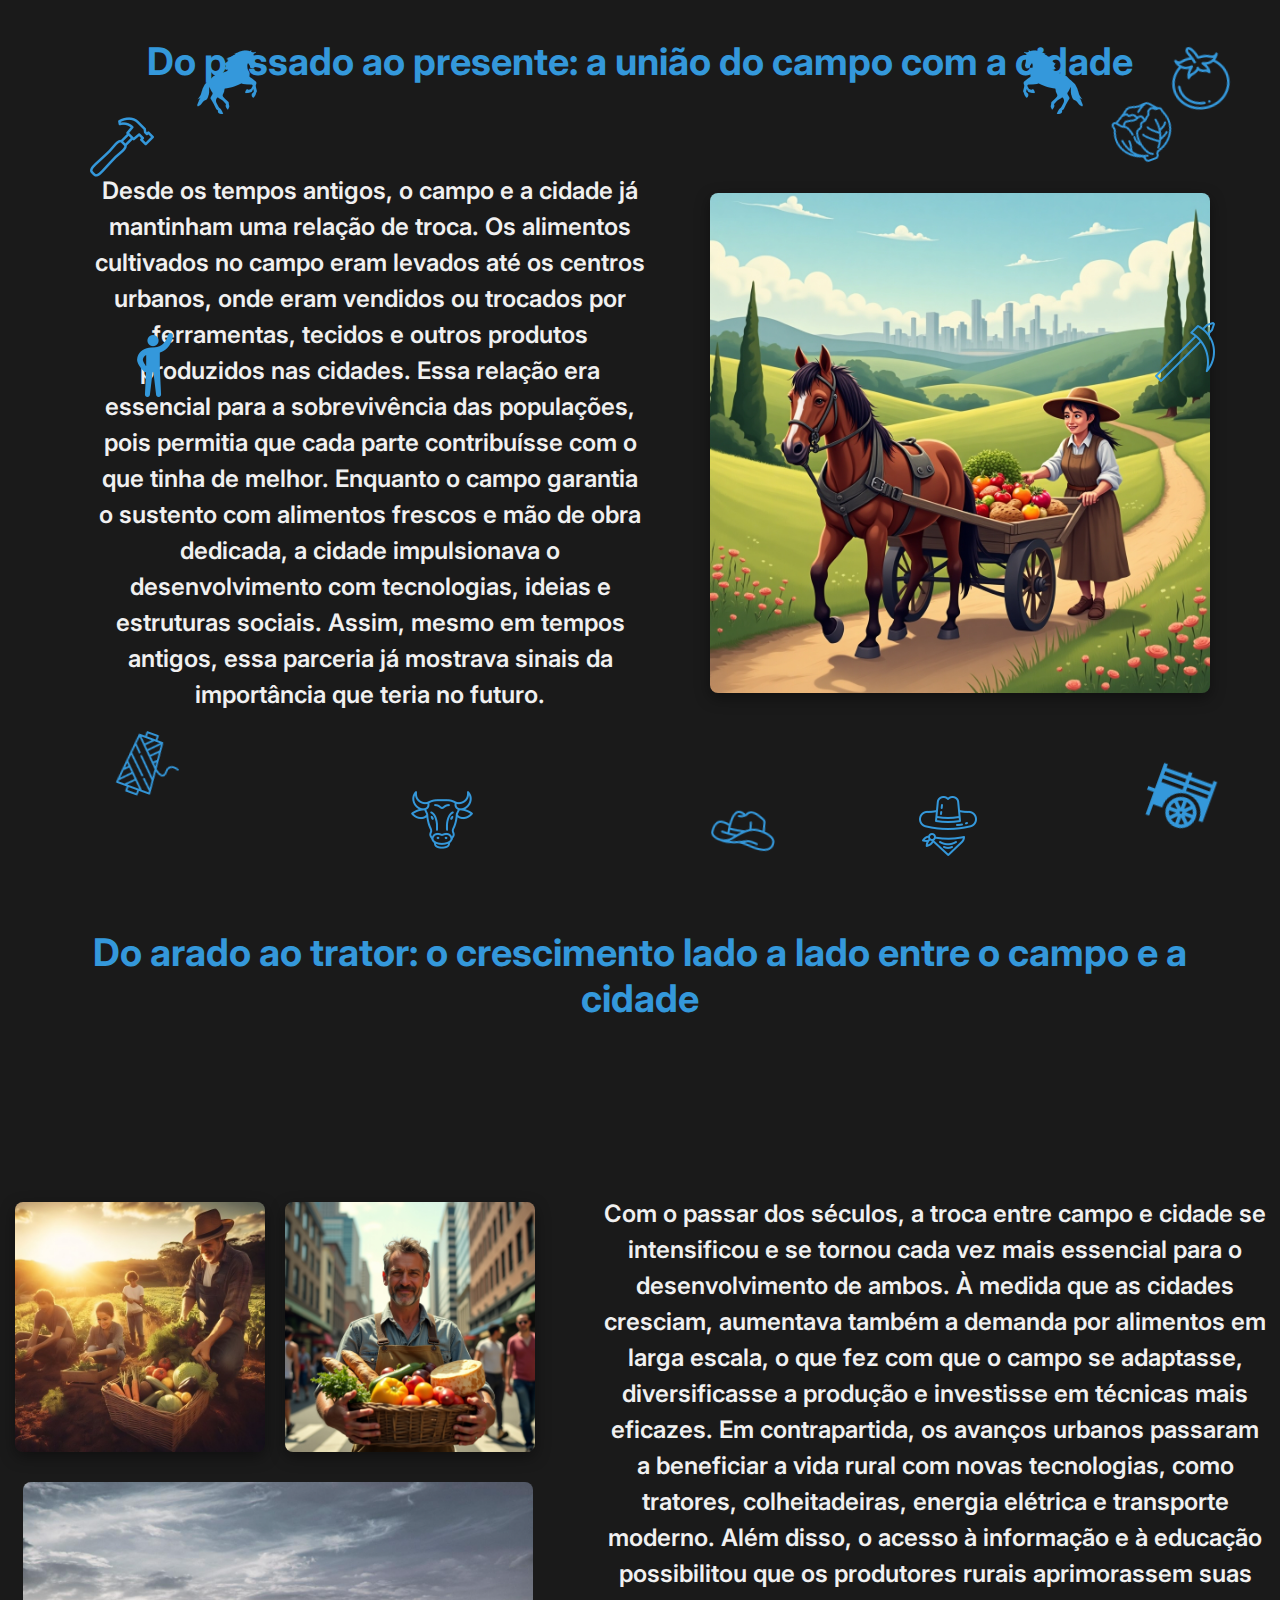
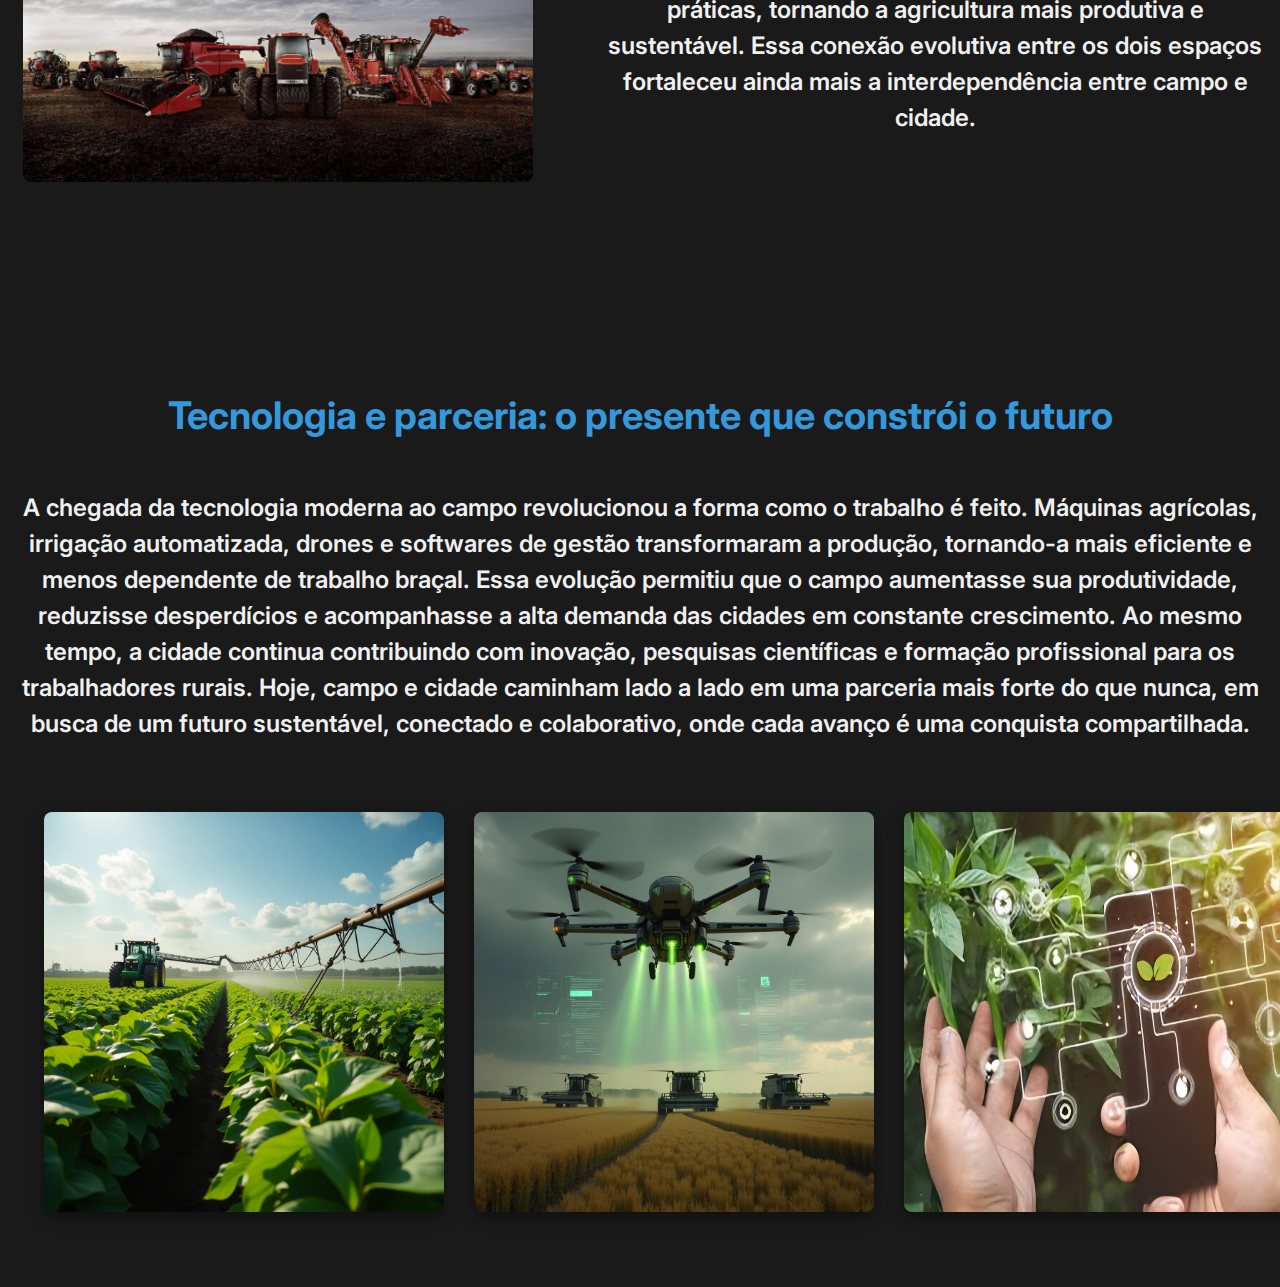
<file: historia.html>
<!DOCTYPE html>
<html lang="pt-br">

<head>
    <meta charset="UTF-8">
    <meta name="viewport" content="width=device-width, initial-scale=1.0">
    <title>A história da conexao entre o campo e a cidade</title>
    <link rel="stylesheet" href="styles/historia.css">
</head>
</head>

<body>
    <header></header>
    <main>
        <h1 class="titulo">Do passado ao presente: a união do campo com a cidade</h1>
        <section class="historia">
            <p class="container__paragrafo">Desde os tempos antigos, o campo e a cidade já mantinham uma relação de
                troca. Os alimentos cultivados no campo eram levados até os centros urbanos, onde eram vendidos ou
                trocados por ferramentas, tecidos e outros produtos produzidos nas cidades. Essa relação era essencial
                para a sobrevivência das populações, pois permitia que cada parte contribuísse com o que tinha de
                melhor. Enquanto o campo garantia o sustento com alimentos frescos e mão de obra dedicada, a cidade
                impulsionava o desenvolvimento com tecnologias, ideias e estruturas sociais. Assim, mesmo em tempos
                antigos, essa parceria já mostrava sinais da importância que teria no futuro.</p>
            <div class="imagem__com__icones">
                <img class="alimentos" src="assets/carroça.jpg" alt="um cara puxando Arado">

                <img class="icone-espalhado icone-ferramenta" src="assets/hammer (3).png" alt="martelo">

                <img class="icone-espalhado icone-tomate" src="assets/tomato (2).png" alt="tomate">
                <img class="icone-espalhado icone-pessoa" src="assets/man (1).png" alt="pessoa">
                <img class="icone-espalhado icone-enxada" src="assets/hoe (2).png" alt="enxada antida">
                <img class="icone-espalhado icone-tecido" src="assets/fabric (1).png" alt="Rolo de tecido">
                <img class="icone-espalhado icone-carroca" src="assets/wagon (1).png" alt="carroça">
                <img class="icone-espalhado icone-cavalo"
                    src="assets/jumping-horse-silhouette-facing-left-side-view (1).png" alt="cavalo">
                <img class="icone-espalhado icone-cavalo2"
                    src="assets/jumping-horse-silhouette-facing-left-side-view (2).png" alt="cavalo">
                <img class="icone-espalhado icone-alface" src="assets/lettuce.png" alt="alface">
                <img class="icone-espalhado icone-boi" src="assets/animal.png" alt="boi">
                <img class="icone-espalhado icone-cowboy" src="assets/cowboy.png" alt="um chapeu e um pano">
                <img class="icone-espalhado icone-chapeu" src="assets/cowboy (1).png" alt="chapéu">



            </div>
        </section>
        <section class="container">
            <h2 class="titulo container__titulo2">Do arado ao trator: o crescimento lado a lado entre o campo e a cidade
            </h2>
            <div class="paragrafo__2">
                <div class="container__imagem">
                    <div class="alinhamento">
                        <img class="alimentos imagem" src="assets/colheita.jpg" alt="uma famímila colhento legumes.">
                        <img class="alimentos imagem" src="assets/pessoa.jpg" alt="um homem com uma sexta de legumes">
                    </div>
                    <img class=" tamanho" src="assets/texasdwa.png" alt="maquinas modernas do campo">
                </div>
                <p class="container__paragrafo2">Com o passar dos séculos, a troca entre campo e cidade se intensificou
                    e se tornou
                    cada vez mais essencial para o desenvolvimento de ambos. À medida que as cidades cresciam, aumentava
                    também a demanda por alimentos em larga escala, o que fez com que o campo se adaptasse,
                    diversificasse a produção e investisse em técnicas mais eficazes. Em contrapartida, os avanços
                    urbanos passaram a beneficiar a vida rural com novas tecnologias, como tratores, colheitadeiras,
                    energia elétrica e transporte moderno. Além disso, o acesso à informação e à educação possibilitou
                    que os produtores rurais aprimorassem suas práticas, tornando a agricultura mais produtiva e
                    sustentável. Essa conexão evolutiva entre os dois espaços fortaleceu ainda mais a interdependência
                    entre campo e cidade.</p>
            </div>
        </section>

        <h2 class="titulo container__titulo">Tecnologia e parceria: o presente que constrói o futuro</h2>
        <section class="conclusao">
            <p class="paragrafo">A chegada da tecnologia moderna ao campo revolucionou a forma como o trabalho é feito.
                Máquinas agrícolas, irrigação automatizada, drones e softwares de gestão transformaram a produção,
                tornando-a mais eficiente e menos dependente de trabalho braçal. Essa evolução permitiu que o campo
                aumentasse sua produtividade, reduzisse desperdícios e acompanhasse a alta demanda das cidades em
                constante crescimento. Ao mesmo tempo, a cidade continua contribuindo com inovação, pesquisas
                científicas e formação profissional para os trabalhadores rurais. Hoje, campo e cidade caminham lado a
                lado em uma parceria mais forte do que nunca, em busca de um futuro sustentável, conectado e
                colaborativo, onde cada avanço é uma conquista compartilhada.</p>
            <div class="container__conclusao">
                <img class="alimentos container__imagem" src="assets/irrigação.jpg" alt="">
                <img class="alimentos container__imagem" src="assets/drone.jpg" alt="drone,softwares e colheitadeiras">
                <img class="alimentos container__imagem" src="assets/celular.jpg"
                    alt="celular com algumas plantas de fundo">
            </div>
        </section>
    </main>
    <footer></footer>
</body>

</html>
</file>
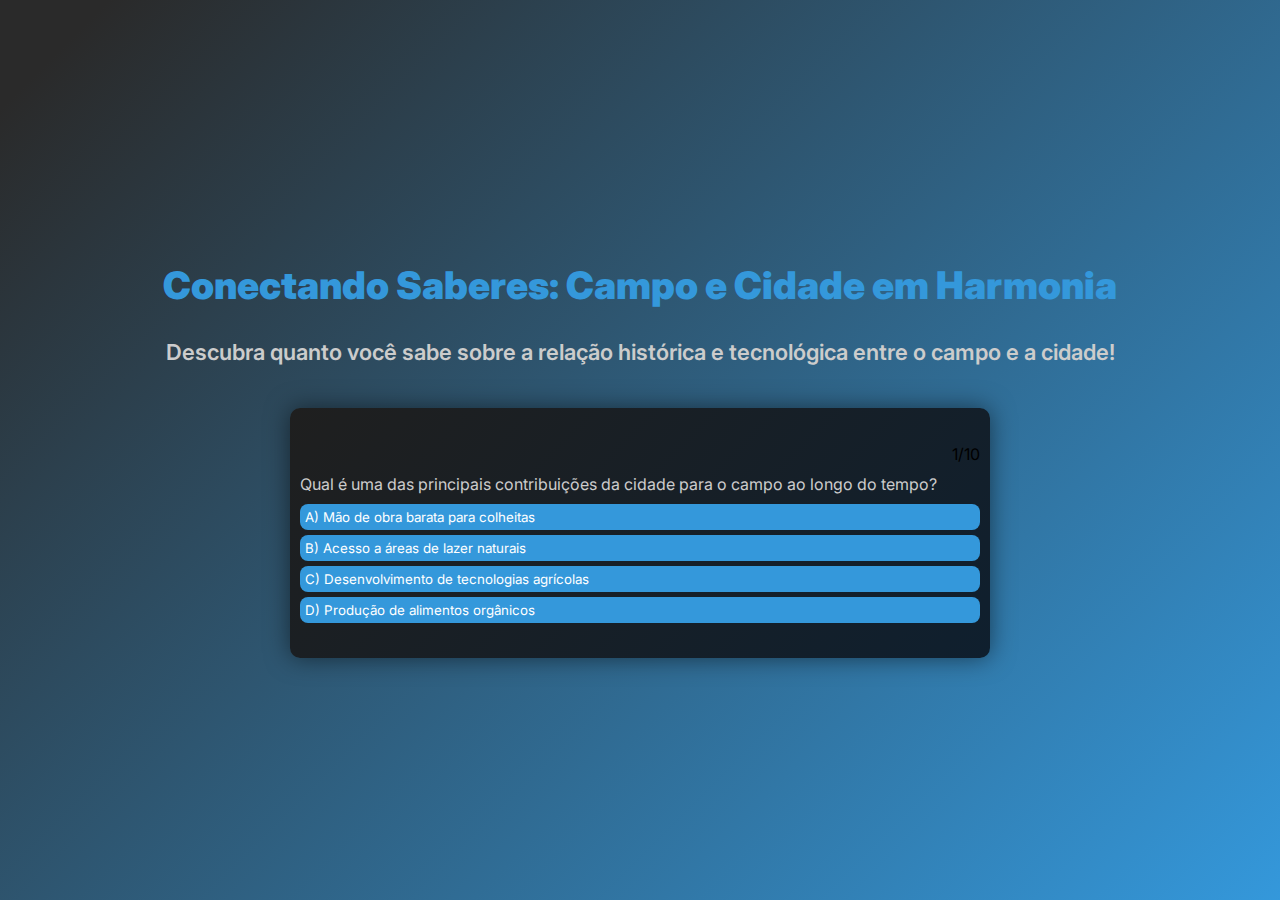
<file: quiz.html>
<!DOCTYPE html>
<html lang="pt-br">

<head>
    <meta charset="UTF-8">
    <meta name="viewport" content="width=device-width, initial-scale=1.0">
    <title>Quiz agrinho</title>
    <link rel="stylesheet" href="styles/quiz.css">
</head>

<body>
    <h1 class="titulo">Conectando Saberes: Campo e Cidade em Harmonia</h1>
    <p class="subtitulo"> Descubra quanto você sabe sobre a relação histórica e tecnológica entre o campo e a
        cidade!</p>
    <main>
        <div class="content">
            <span class="spnQtd"></span>
            <span class="question"></span>
            <div class="answers"></div>
        </div>
        <div class="finish">
            <span></span>
            <button class="botao">Reiniciar</button>
        </div>
    </main>
    <footer></footer>
    <script src="script.js" type="module"></script>
</body>

</html>
</file>
<file: styles/historia.css>
@import url('https://fonts.googleapis.com/css2?family=Inter:ital,opsz,wght@0,14..32,100..900;1,14..32,100..900&display=swap');

:root {
    --cor-fundo: #1a1a1a;
    --cor-escrita: #f0f0f0;
    --cor-titulo: #3498db;

    --escrita: "Inter", sans-serif;
}


* {
    margin: 0;
    padding: 0;
    box-sizing: border-box;
}

body {
    background-color: var(--cor-fundo);
    color: var(--cor-escrita);
    font-family: var(--escrita);
    min-height: 100vh;
}

.titulo {
    color: var(--cor-titulo);
    text-align: center;
    padding: 3%;
    font-size: 38px;
}

.historia {
    display: flex;
    flex-wrap: wrap;
    justify-content: center;
    align-items: center;
    gap: 40px;
    padding: 2%;
}

.container__paragrafo {
    font-size: 24px;
    padding: 2%;
    line-height: 1.5;
    flex: 1;
    min-width: 300px;
    max-width: 600px;
    font-weight: 600;
    text-align: center;
}

.imagem-com-icones {
    position: relative;
    width: 500px;
    margin: 3%;
    height: auto;
}

.alimentos {
    width: 500px;
    height: auto;
    border-radius: 8px;
    display: block;
    box-shadow: 0 5px 15px rgba(0, 0, 0, 0.4);
}

.icone-espalhado {
    position: absolute;
    height: auto;
    z-index: 2;
}

.icone-ferramenta {
    top: 115px;
    left: 90px;
}

.icone-enxada {
    top: 320px;
    right: 63px;
}

.icone-tecido {
    bottom: 100px;
    left: 123px;
    transform: rotate(20deg);
}

.icone-tomate {
    top: 45px;
    right: 45px;
    transform: rotate(-10deg);
}

.icone-pessoa {
    left: 123px;
    top: 333px;
}

.icone-carroca {
    right: 70px;
    bottom: 70px;
    transform: rotate(20deg);
}

.icone-cavalo {
    top: 50px;
    right: 195px;
}

.icone-cavalo2 {
    left: 195px;
    top: 50px;
}

.icone-alface {
    right: 105px;
    top: 100px;
    transform: rotate(-20deg);
}

.icone-boi {
    left: 410px;
    top: 790px;
}

.icone-cowboy {
    right: 300px;
    top: 794px;
}

.icone-chapeu {
    top: 810px;
    transform: rotate(10deg);
}

.container {
    padding: 10% 1%;
    padding-bottom: 13%;
}

.paragrafo__2 {
    display: flex;
    align-items: center;
    justify-content: center;
    gap: 90px;
}

.container__imagem {
    display: flex;
    flex-direction: column;
    gap: 20px;
}

.alinhamento {
    display: flex;
    flex-direction: row;
    gap: 20px;
    justify-content: center;
    padding-left: 5%;
}

.paragrafo {
    font-size: 24px;
    font-weight: 600;
    line-height: 1.5;
    text-align: center;
}


.imagem {
    width: 250px;
    margin-top: 5%;
}

.tamanho {
    width: 510px;
    height: 700px;
    border-radius: 8px;
    margin: 2%;
}

.container__titulo2 {
    padding-bottom: 0%;
}

.container__paragrafo2 {
    text-align: center;
    display: flex;
    line-height: 1.5;
    padding-top: 14%;
    font-weight: 600;
    font-size: 24px;
}

.conclusao {
    display: flex;
    flex-direction: column;
    padding: 3% 1.5%;
    gap: 70px;
}

.container__conclusao {
    display: flex;
    justify-content: space-between;
    padding: 0% 2%;
    padding-bottom: 3%;
    gap: 30px;
}

.container__imagem {
    height: 400px;
    width: 500px;
}

.container__titulo {
    padding-bottom: 1%;
    padding-top: 7%;
}
</file>
<file: styles/quiz.css>
@import url('https://fonts.googleapis.com/css2?family=Inter:ital,opsz,wght@0,14..32,100..900;1,14..32,100..900&display=swap');

:root{
    --cor-titulo:#3498db;
    --subtitulo: #cccccc;

    --escrita: "inter", sans-serif;
}

* {
    padding: 0;
    margin: 0;
    box-sizing: border-box;
    font-family: var(--escrita);
}

body {
    height: 100vh;
    display: flex;
    align-items: center;
    justify-content: center;
    flex-direction: column;
    gap: 5px;
    background: linear-gradient(135deg, #2a2a2a 5%, #3498db 100%);
}

.titulo {
    font-size: 38px;
    font-weight: 900;
    text-align: center;
    padding: 2%;
    color: var(--cor-titulo);
}

.subtitulo {
    text-align: center;
    font-size: 22px;
    font-weight: 600;
    color: var(--subtitulo);
    padding-bottom: 3%;
}

main {
    background: linear-gradient(135deg, #1f1f1f 0%, #0f1f2e 100%);
    padding: 10px;
    border-radius: 10px;
    width: 100%;
    max-width: 700px;
    min-height: 250px;
    display: flex;
    align-items: center;
    justify-content: center;
    box-shadow: 0 0 25px rgba(0, 0, 0, 0.5);
}

.content {
    display: flex;
    flex-direction: column;
    width: 100%;
    gap: 10px;
}

.spnQtd {
    text-align: end;
}

.answers {
    display: flex;
    flex-direction: column;
    gap: 5px;
}

button {
    width: 100%;
    padding: 5px;
    text-align: start;
    border: none;
    border-radius: 8px;
    cursor: pointer;
    background-color:var(--cor-titulo);
    color: var(--subtitulo);
}

.finish {
    display: none;
    flex-direction: column;
    gap: 10px;
}

.finish button {
    text-align: center;
}

button.correct {
    background-color: #2ecc71;
    color: white;
}

button.wrong {
    background-color: #e74c3c;
    color: white;
}

button.disable {
    pointer-events: none;
    opacity: 0.6;
}

button.answer {
    background-color: #3498db;
    color: #fff;
    transition: 0.3s;
}

button.answer:hover {
    background-color: #2980b9;
    transform: scale(1.03);
    color: #f0f0f0;
}

button.answer:active {
    background-color: #1f5c85;
    transform: scale(0.97);
}

.botao:hover {
    background-color: #5dade2;
    transform: scale(1.05);
}

.botao:active {
    transform: scale(0.90);
}

.question{
    color: var(--subtitulo);
}
</file>
